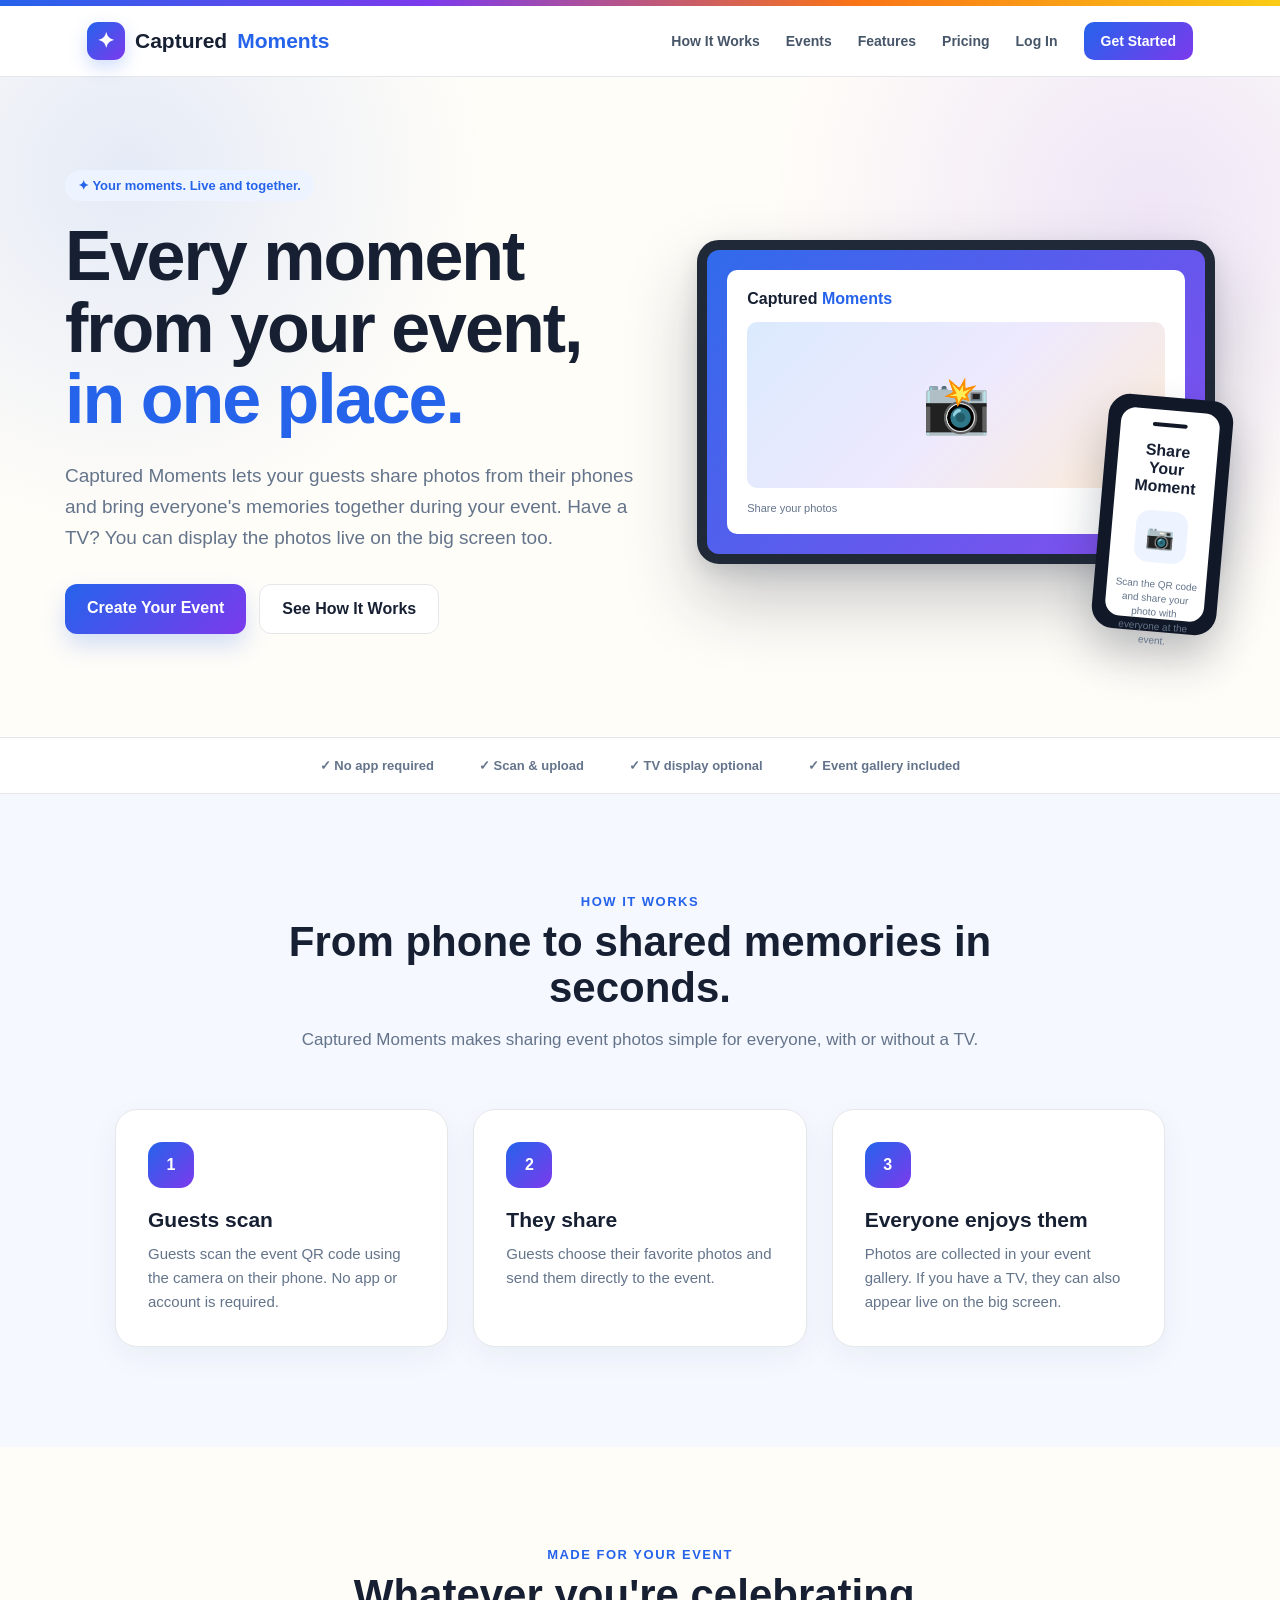
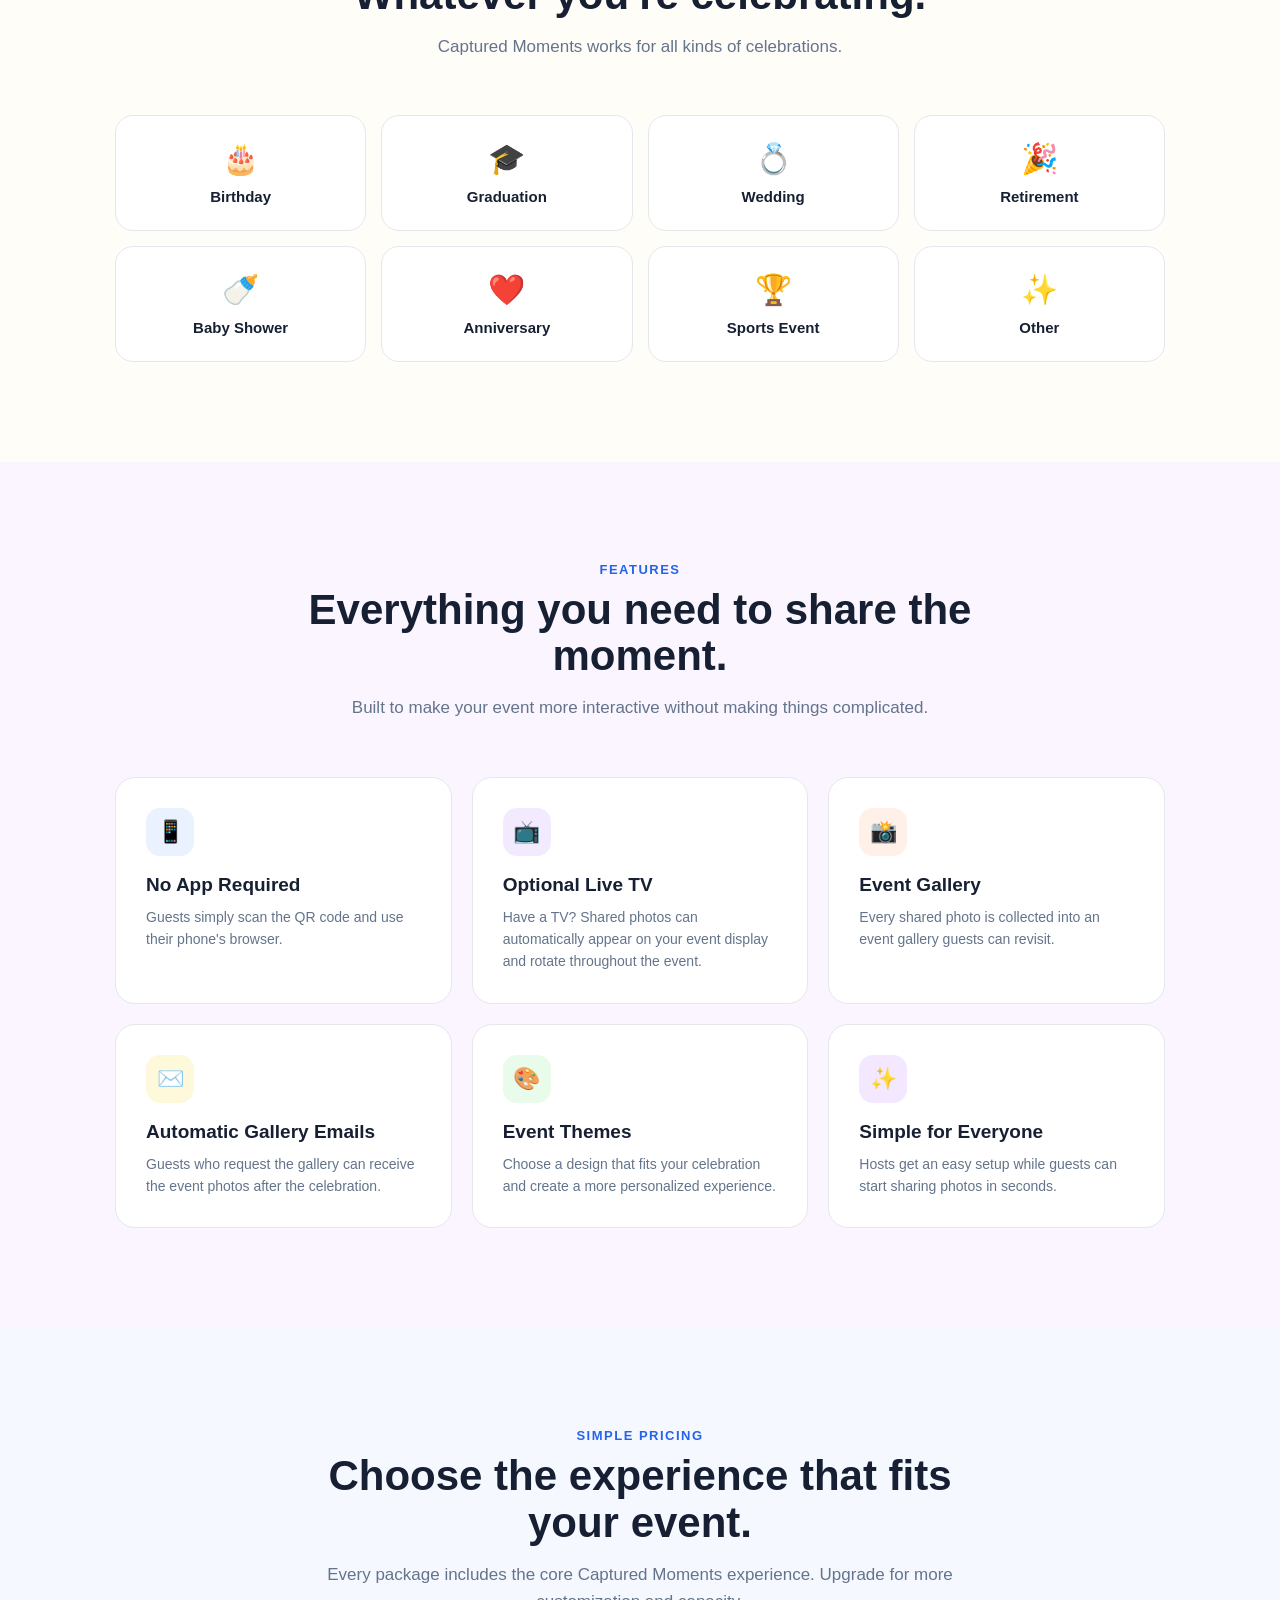
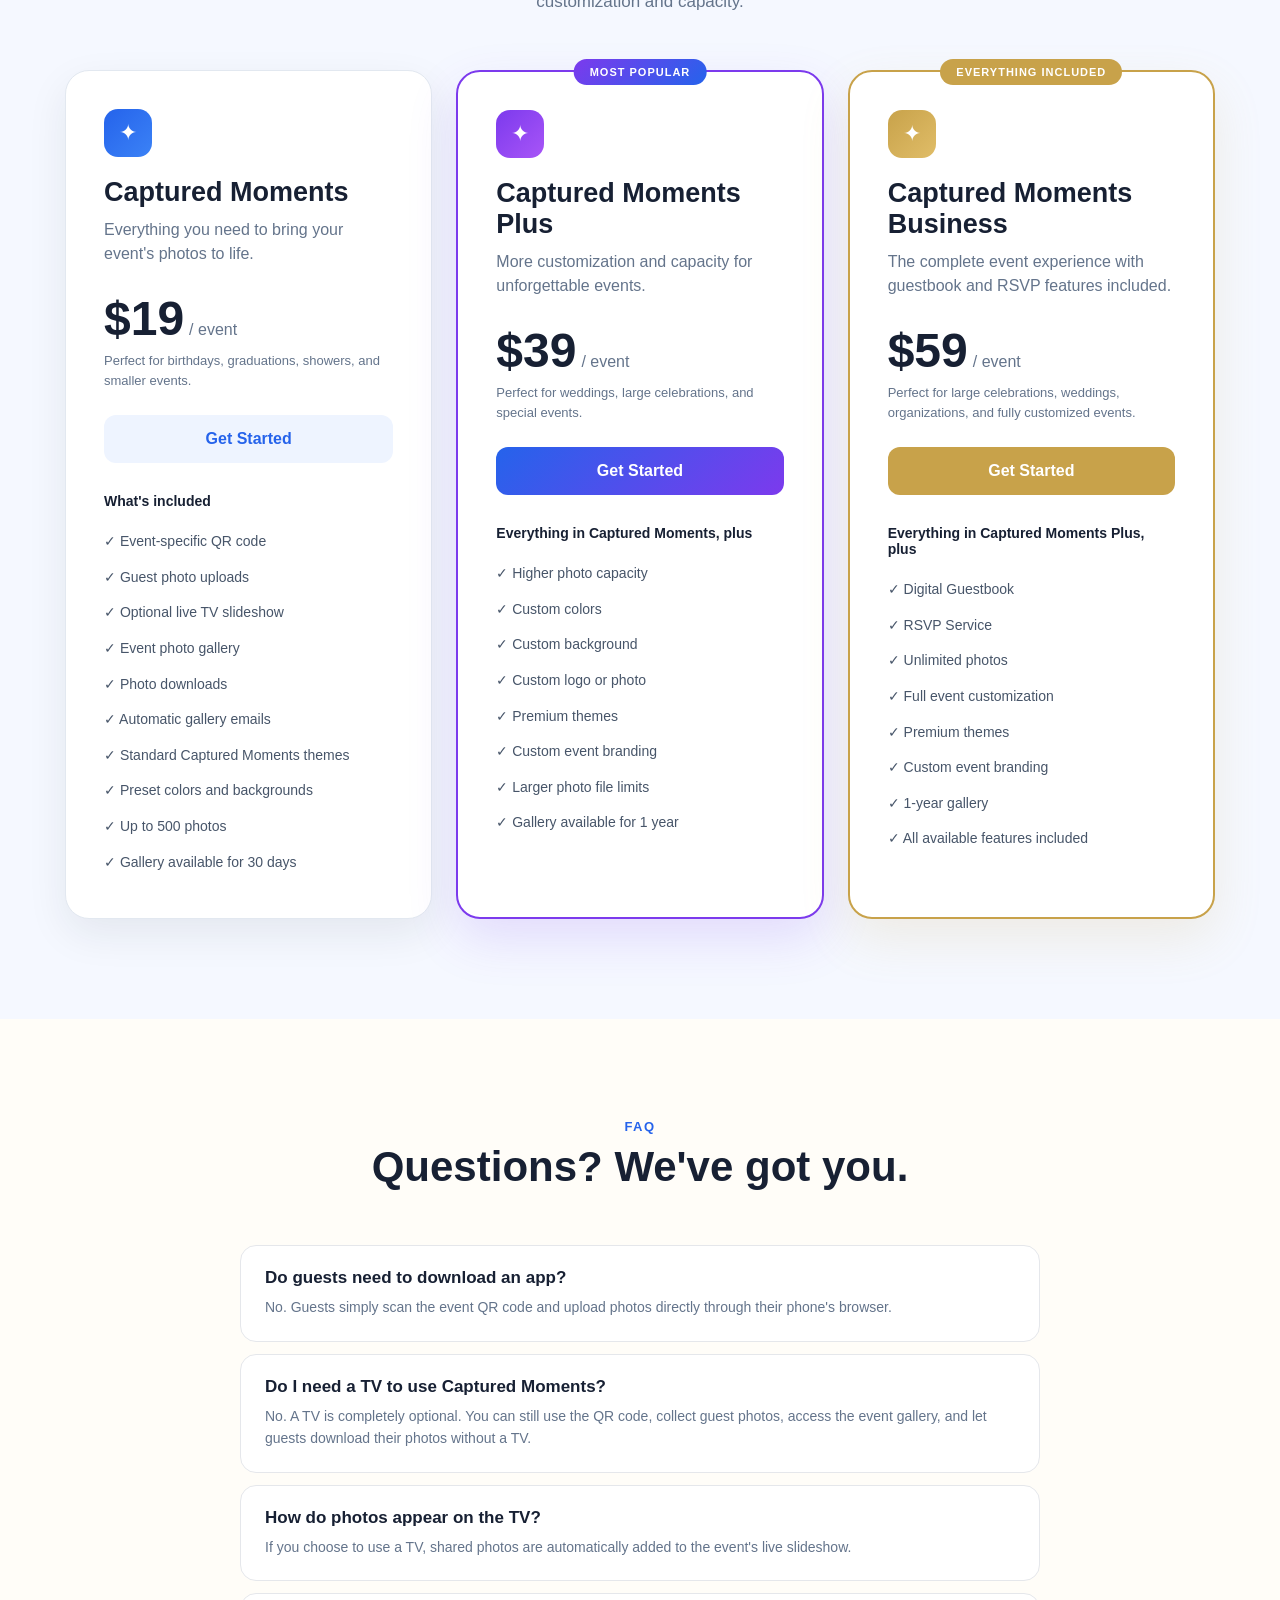
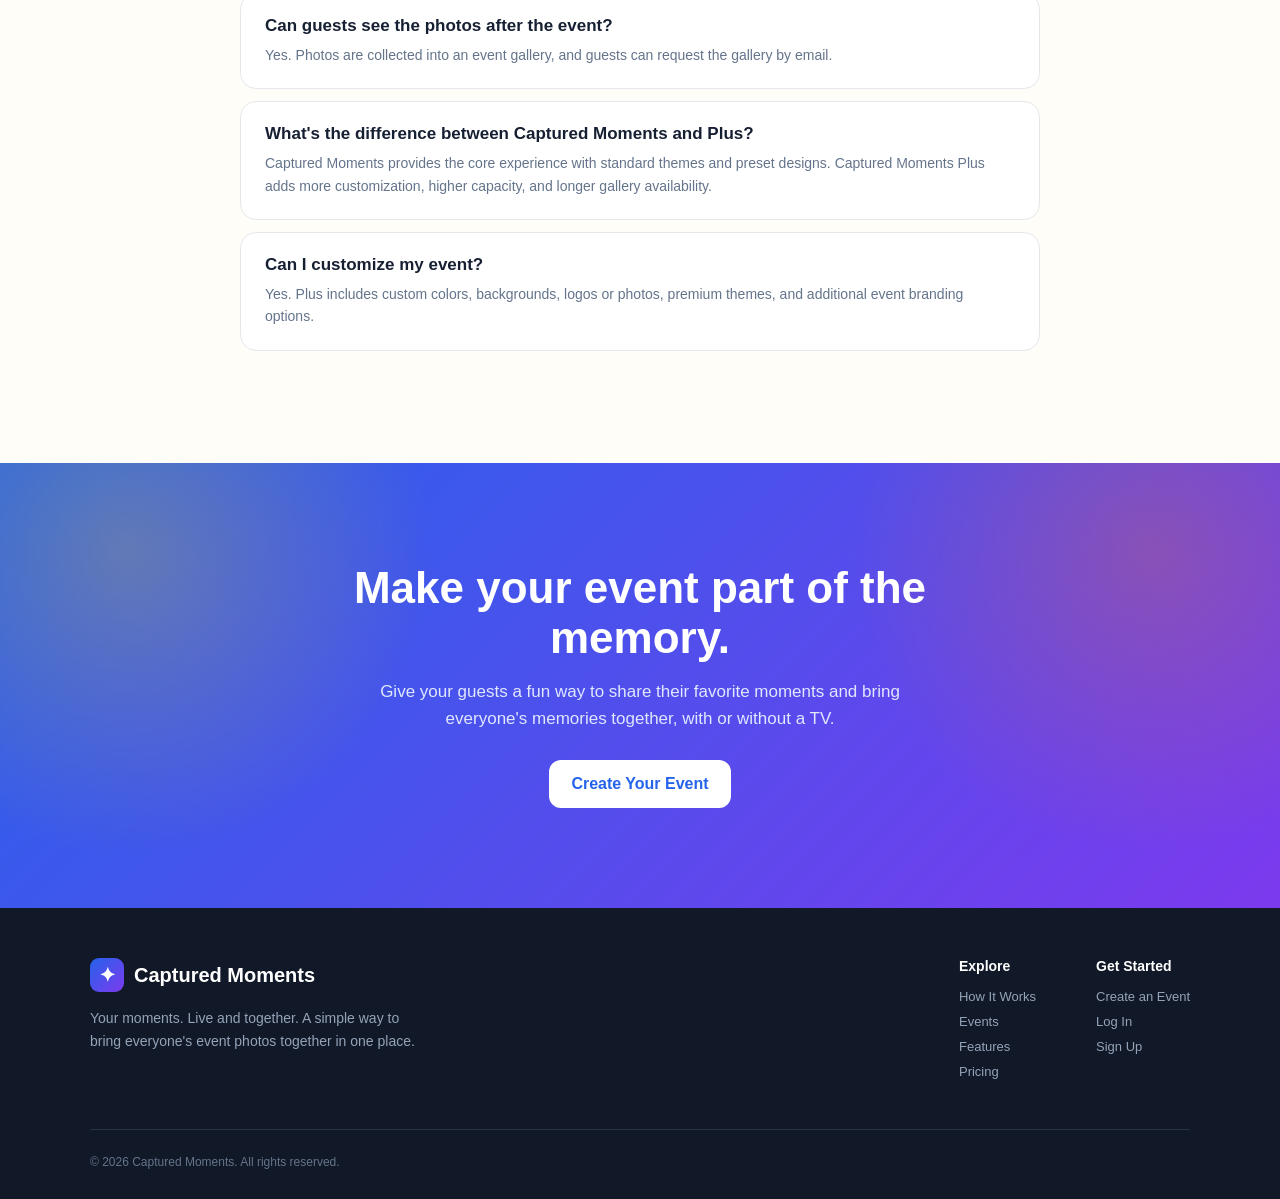
<file: index.html>
<!DOCTYPE html>
<html lang="en">
<head>
  <meta charset="UTF-8">
  <meta name="viewport" content="width=device-width, initial-scale=1.0">

  <title>Captured Moments | Your Moments. Live and Together.</title>

  <meta
    name="description"
    content="Captured Moments brings your event photos together in one place. Guests scan, upload, and share their memories during your event."
  >

  <style>
    :root {
      --blue: #2563eb;
      --purple: #7c3aed;
      --orange: #f97316;
      --yellow: #facc15;
      --green: #22c55e;
      --navy: #172033;
      --slate: #64748b;
      --light-blue: #f5f8ff;
      --light-purple: #faf5ff;
      --warm-white: #fffdf8;
      --white: #ffffff;
      --border: #e5e7eb;
      --gold: #c8a24a;
    }

    * {
      box-sizing: border-box;
    }

    html {
      scroll-behavior: smooth;
    }

    body {
      margin: 0;
      font-family: Arial, Helvetica, sans-serif;
      color: var(--navy);
      background: var(--warm-white);
    }

    a {
      text-decoration: none;
    }

    .top-bar {
      height: 6px;
      background: linear-gradient(
        90deg,
        var(--blue),
        var(--purple),
        var(--orange),
        var(--yellow)
      );
    }

    /* NAVIGATION */

    nav {
      position: sticky;
      top: 0;
      z-index: 100;
      background: rgba(255, 255, 255, 0.96);
      backdrop-filter: blur(10px);
      border-bottom: 1px solid var(--border);
    }

    .nav-inner {
      max-width: 1150px;
      margin: auto;
      padding: 16px 22px;
      display: flex;
      align-items: center;
      justify-content: space-between;
      gap: 20px;
    }

    .logo {
      display: flex;
      align-items: center;
      gap: 10px;
      font-size: 21px;
      font-weight: 800;
      color: var(--navy);
    }

    .logo-mark {
      width: 38px;
      height: 38px;
      border-radius: 11px;
      display: flex;
      align-items: center;
      justify-content: center;
      color: white;
      background: linear-gradient(
        135deg,
        var(--blue),
        var(--purple)
      );
      box-shadow: 0 7px 18px rgba(37, 99, 235, 0.22);
    }

    .logo span {
      color: var(--blue);
    }

    .nav-links {
      display: flex;
      align-items: center;
      gap: 26px;
    }

    .nav-links a {
      color: #475569;
      font-size: 14px;
      font-weight: 700;
    }

    .nav-links a:hover {
      color: var(--blue);
    }

    .nav-button {
      color: white !important;
      background: linear-gradient(
        135deg,
        var(--blue),
        var(--purple)
      );
      padding: 11px 17px;
      border-radius: 10px;
    }

    /* HERO */

    .hero {
      position: relative;
      overflow: hidden;
      padding: 90px 20px 100px;
      background:
        radial-gradient(
          circle at 10% 15%,
          rgba(37, 99, 235, 0.12),
          transparent 28%
        ),
        radial-gradient(
          circle at 90% 20%,
          rgba(124, 58, 237, 0.12),
          transparent 30%
        ),
        var(--warm-white);
    }

    .hero-inner {
      max-width: 1150px;
      margin: auto;
      display: grid;
      grid-template-columns: 1.05fr 0.95fr;
      align-items: center;
      gap: 60px;
    }

    .hero-badge {
      display: inline-flex;
      align-items: center;
      gap: 8px;
      padding: 8px 13px;
      border-radius: 999px;
      background: #eef4ff;
      color: var(--blue);
      font-size: 13px;
      font-weight: 800;
      margin-bottom: 20px;
    }

    .hero h1 {
      margin: 0;
      font-size: clamp(44px, 6vw, 70px);
      line-height: 1.02;
      letter-spacing: -2px;
    }

    .hero h1 .blue {
      color: var(--blue);
    }

    .hero h1 .purple {
      color: var(--purple);
    }

    .hero-text {
      max-width: 600px;
      margin: 24px 0 30px;
      color: var(--slate);
      font-size: 19px;
      line-height: 1.65;
    }

    .hero-buttons {
      display: flex;
      gap: 13px;
      flex-wrap: wrap;
    }

    .button {
      display: inline-block;
      padding: 15px 22px;
      border-radius: 12px;
      font-weight: 800;
      transition: 0.2s;
    }

    .button:hover {
      transform: translateY(-2px);
    }

    .button-primary {
      color: white;
      background: linear-gradient(
        135deg,
        var(--blue),
        var(--purple)
      );
      box-shadow: 0 12px 25px rgba(37, 99, 235, 0.2);
    }

    .button-secondary {
      color: var(--navy);
      background: white;
      border: 1px solid var(--border);
    }

    /* HERO VISUAL */

    .hero-visual {
      position: relative;
      min-height: 470px;
      display: flex;
      align-items: center;
      justify-content: center;
    }

    .tv-frame {
      width: min(540px, 100%);
      aspect-ratio: 16 / 10;
      border: 10px solid #202938;
      border-radius: 22px;
      background:
        linear-gradient(
          135deg,
          rgba(37, 99, 235, 0.95),
          rgba(124, 58, 237, 0.9)
        );
      box-shadow:
        0 35px 70px rgba(23, 32, 51, 0.25),
        0 8px 20px rgba(23, 32, 51, 0.12);
      padding: 20px;
      display: flex;
      align-items: center;
      justify-content: center;
    }

    .tv-screen {
      width: 100%;
      height: 100%;
      border-radius: 10px;
      background: white;
      padding: 20px;
      display: flex;
      flex-direction: column;
      justify-content: space-between;
    }

    .tv-brand {
      font-size: 16px;
      font-weight: 800;
    }

    .tv-brand span {
      color: var(--blue);
    }

    .tv-photo {
      flex: 1;
      margin: 14px 0;
      border-radius: 10px;
      background:
        linear-gradient(
          135deg,
          #dbeafe,
          #ede9fe,
          #ffedd5
        );
      display: flex;
      align-items: center;
      justify-content: center;
      font-size: 55px;
    }

    .tv-bottom {
      display: flex;
      align-items: center;
      justify-content: space-between;
      color: #64748b;
      font-size: 11px;
    }

    .phone {
      position: absolute;
      right: -10px;
      bottom: 5px;
      width: 125px;
      height: 235px;
      background: #111827;
      border: 6px solid #111827;
      border-radius: 22px;
      padding: 7px;
      box-shadow: 0 25px 45px rgba(23, 32, 51, 0.25);
      transform: rotate(5deg);
    }

    .phone-screen {
      height: 100%;
      border-radius: 15px;
      background: white;
      padding: 13px 8px;
      text-align: center;
    }

    .phone-camera {
      width: 35px;
      height: 4px;
      border-radius: 5px;
      background: #111827;
      margin: 0 auto 15px;
    }

    .phone-icon {
      width: 52px;
      height: 52px;
      margin: 15px auto;
      border-radius: 14px;
      background: #eef4ff;
      display: flex;
      align-items: center;
      justify-content: center;
      font-size: 23px;
    }

    .phone-text {
      font-size: 10px;
      color: #64748b;
      line-height: 1.4;
    }

    /* TRUST BAR */

    .trust-bar {
      background: white;
      border-top: 1px solid var(--border);
      border-bottom: 1px solid var(--border);
    }

    .trust-inner {
      max-width: 1100px;
      margin: auto;
      padding: 20px;
      display: flex;
      justify-content: center;
      align-items: center;
      gap: 45px;
      flex-wrap: wrap;
      color: #64748b;
      font-size: 13px;
      font-weight: 700;
    }

    /* GENERAL SECTIONS */

    .section {
      padding: 100px 20px;
    }

    .section-light {
      background: var(--light-blue);
    }

    .section-purple {
      background: var(--light-purple);
    }

    .section-heading {
      max-width: 720px;
      margin: 0 auto 55px;
      text-align: center;
    }

    .eyebrow {
      color: var(--blue);
      font-size: 13px;
      font-weight: 800;
      text-transform: uppercase;
      letter-spacing: 1.5px;
      margin-bottom: 10px;
    }

    .section-heading h2 {
      margin: 0 0 15px;
      font-size: 42px;
      line-height: 1.1;
    }

    .section-heading p {
      margin: 0;
      color: var(--slate);
      font-size: 17px;
      line-height: 1.6;
    }

    /* HOW IT WORKS */

    .steps {
      max-width: 1050px;
      margin: auto;
      display: grid;
      grid-template-columns: repeat(3, 1fr);
      gap: 25px;
    }

    .step {
      background: white;
      padding: 32px;
      border-radius: 22px;
      border: 1px solid var(--border);
      box-shadow: 0 10px 30px rgba(23, 32, 51, 0.05);
    }

    .step-number {
      width: 46px;
      height: 46px;
      border-radius: 14px;
      color: white;
      background: linear-gradient(
        135deg,
        var(--blue),
        var(--purple)
      );
      display: flex;
      align-items: center;
      justify-content: center;
      font-weight: 800;
      margin-bottom: 20px;
    }

    .step h3 {
      margin: 0 0 10px;
      font-size: 21px;
    }

    .step p {
      margin: 0;
      color: var(--slate);
      line-height: 1.6;
      font-size: 15px;
    }

    /* EVENT TYPES */

    .event-grid {
      max-width: 1050px;
      margin: auto;
      display: grid;
      grid-template-columns: repeat(4, 1fr);
      gap: 15px;
    }

    .event-card {
      padding: 25px 18px;
      border-radius: 18px;
      background: white;
      border: 1px solid var(--border);
      text-align: center;
      transition: 0.2s;
    }

    .event-card:hover {
      transform: translateY(-4px);
      box-shadow: 0 12px 25px rgba(23, 32, 51, 0.08);
    }

    .event-icon {
      font-size: 30px;
      margin-bottom: 12px;
    }

    .event-card h3 {
      margin: 0;
      font-size: 15px;
    }

    /* FEATURES */

    .feature-grid {
      max-width: 1050px;
      margin: auto;
      display: grid;
      grid-template-columns: repeat(3, 1fr);
      gap: 20px;
    }

    .feature {
      padding: 30px;
      border-radius: 20px;
      background: white;
      border: 1px solid var(--border);
    }

    .feature-icon {
      width: 48px;
      height: 48px;
      border-radius: 14px;
      display: flex;
      align-items: center;
      justify-content: center;
      font-size: 22px;
      margin-bottom: 18px;
    }

    .feature:nth-child(1) .feature-icon {
      background: #eaf1ff;
    }

    .feature:nth-child(2) .feature-icon {
      background: #f3eaff;
    }

    .feature:nth-child(3) .feature-icon {
      background: #fff0e8;
    }

    .feature:nth-child(4) .feature-icon {
      background: #fff9db;
    }

    .feature:nth-child(5) .feature-icon {
      background: #e9fbea;
    }

    .feature:nth-child(6) .feature-icon {
      background: #f3e8ff;
    }

    .feature h3 {
      margin: 0 0 10px;
      font-size: 19px;
    }

    .feature p {
      margin: 0;
      color: var(--slate);
      line-height: 1.6;
      font-size: 14px;
    }

    /* PRICING */

    .pricing-section {
      padding: 100px 20px;
      background: var(--light-blue);
    }

    .pricing-grid {
      max-width: 1150px;
      margin: auto;
      display: grid;
      grid-template-columns: repeat(3, 1fr);
      gap: 24px;
      align-items: stretch;
    }

    .pricing-card {
      position: relative;
      background: white;
      border-radius: 24px;
      padding: 38px;
      border: 1px solid #e2e8f0;
      box-shadow: 0 15px 40px rgba(23, 32, 51, 0.08);
    }

    .featured-pricing {
      border: 2px solid var(--purple);
      box-shadow:
        0 20px 50px rgba(124, 58, 237, 0.15);
    }

    .business-pricing {
      border: 2px solid var(--gold);
      box-shadow:
        0 20px 50px rgba(200, 162, 74, 0.14);
    }

    .popular-badge {
      position: absolute;
      top: -13px;
      left: 50%;
      transform: translateX(-50%);
      background: linear-gradient(
        135deg,
        var(--purple),
        var(--blue)
      );
      color: white;
      padding: 7px 16px;
      border-radius: 999px;
      font-size: 11px;
      font-weight: 800;
      letter-spacing: 1px;
      white-space: nowrap;
    }

    .business-badge {
      position: absolute;
      top: -13px;
      left: 50%;
      transform: translateX(-50%);
      background: var(--gold);
      color: white;
      padding: 7px 16px;
      border-radius: 999px;
      font-size: 11px;
      font-weight: 800;
      letter-spacing: 1px;
      white-space: nowrap;
    }

    .pricing-icon {
      width: 48px;
      height: 48px;
      border-radius: 14px;
      display: flex;
      align-items: center;
      justify-content: center;
      color: white;
      font-size: 22px;
      margin-bottom: 20px;
    }

    .blue-icon {
      background: linear-gradient(
        135deg,
        var(--blue),
        #3b82f6
      );
    }

    .purple-icon {
      background: linear-gradient(
        135deg,
        var(--purple),
        #a855f7
      );
    }

    .gold-icon {
      background: linear-gradient(
        135deg,
        var(--gold),
        #e0bd68
      );
    }

    .pricing-card h3 {
      margin: 0 0 10px;
      font-size: 27px;
    }

    .pricing-description {
      margin: 0 0 25px;
      color: var(--slate);
      line-height: 1.5;
      min-height: 48px;
    }

    .price {
      display: flex;
      align-items: baseline;
      gap: 5px;
      margin-bottom: 5px;
    }

    .price-amount {
      font-size: 48px;
      font-weight: 800;
    }

    .price-period {
      color: var(--slate);
      font-size: 16px;
    }

    .price-note {
      margin: 0 0 25px;
      color: var(--slate);
      font-size: 13px;
      line-height: 1.5;
    }

    .pricing-button {
      display: block;
      width: 100%;
      text-align: center;
      padding: 15px;
      border-radius: 12px;
      font-weight: 700;
      margin-bottom: 30px;
      transition: 0.2s;
    }

    .pricing-button:hover {
      transform: translateY(-2px);
    }

    .secondary-pricing-button {
      background: #eef4ff;
      color: var(--blue);
    }

    .primary-pricing-button {
      color: white;
      background: linear-gradient(
        135deg,
        var(--blue),
        var(--purple)
      );
    }

    .business-pricing-button {
      color: white;
      background: var(--gold);
    }

    .included-title {
      font-size: 14px;
      font-weight: 800;
      margin-bottom: 15px;
    }

    .feature-list {
      list-style: none;
      padding: 0;
      margin: 0;
    }

    .feature-list li {
      padding: 8px 0;
      color: #475569;
      font-size: 14px;
      line-height: 1.4;
    }

    /* FAQ */

    .faq {
      max-width: 800px;
      margin: auto;
    }

    .faq-item {
      background: white;
      border: 1px solid var(--border);
      border-radius: 16px;
      padding: 22px 24px;
      margin-bottom: 12px;
    }

    .faq-item h3 {
      margin: 0 0 8px;
      font-size: 17px;
    }

    .faq-item p {
      margin: 0;
      color: var(--slate);
      line-height: 1.6;
      font-size: 14px;
    }

    /* CTA */

    .cta {
      padding: 100px 20px;
      background:
        radial-gradient(
          circle at 10% 20%,
          rgba(250, 204, 21, 0.25),
          transparent 25%
        ),
        radial-gradient(
          circle at 90% 20%,
          rgba(249, 115, 22, 0.25),
          transparent 25%
        ),
        linear-gradient(
          135deg,
          var(--blue),
          var(--purple)
        );
      color: white;
      text-align: center;
    }

    .cta-inner {
      max-width: 750px;
      margin: auto;
    }

    .cta h2 {
      margin: 0 0 15px;
      font-size: 44px;
    }

    .cta p {
      margin: 0 auto 28px;
      max-width: 600px;
      color: #e0e7ff;
      line-height: 1.6;
      font-size: 17px;
    }

    .cta .button {
      background: white;
      color: var(--blue);
    }

    /* FOOTER */

    footer {
      background: #111827;
      color: #cbd5e1;
      padding: 50px 20px 30px;
    }

    .footer-inner {
      max-width: 1100px;
      margin: auto;
      display: flex;
      justify-content: space-between;
      gap: 30px;
      flex-wrap: wrap;
    }

    .footer-brand {
      max-width: 330px;
    }

    .footer-logo {
      display: flex;
      align-items: center;
      gap: 10px;
      color: white;
      font-size: 20px;
      font-weight: 800;
      margin-bottom: 15px;
    }

    .footer-logo-mark {
      width: 34px;
      height: 34px;
      border-radius: 9px;
      display: flex;
      align-items: center;
      justify-content: center;
      background: linear-gradient(
        135deg,
        var(--blue),
        var(--purple)
      );
    }

    .footer-brand p {
      margin: 0;
      color: #94a3b8;
      line-height: 1.6;
      font-size: 14px;
    }

    .footer-links {
      display: flex;
      gap: 60px;
    }

    .footer-column h4 {
      margin: 0 0 15px;
      color: white;
      font-size: 14px;
    }

    .footer-column a {
      display: block;
      margin-bottom: 10px;
      color: #94a3b8;
      font-size: 13px;
    }

    .footer-column a:hover {
      color: white;
    }

    .copyright {
      max-width: 1100px;
      margin: 40px auto 0;
      padding-top: 25px;
      border-top: 1px solid #263244;
      color: #64748b;
      font-size: 12px;
    }

    /* MOBILE */

    @media (max-width: 1000px) {

      .pricing-grid {
        grid-template-columns: 1fr;
        max-width: 560px;
      }

    }

    @media (max-width: 850px) {

      .nav-links {
        gap: 12px;
      }

      .nav-links a:not(.nav-button) {
        display: none;
      }

      .hero {
        padding-top: 65px;
      }

      .hero-inner {
        grid-template-columns: 1fr;
        text-align: center;
      }

      .hero-text {
        margin-left: auto;
        margin-right: auto;
      }

      .hero-buttons {
        justify-content: center;
      }

      .hero-visual {
        min-height: 390px;
      }

      .steps {
        grid-template-columns: 1fr;
        max-width: 520px;
      }

      .feature-grid {
        grid-template-columns: repeat(2, 1fr);
      }

      .event-grid {
        grid-template-columns: repeat(2, 1fr);
      }

      .cta h2 {
        font-size: 36px;
      }

    }

    @media (max-width: 600px) {

      .nav-inner {
        padding: 13px 16px;
      }

      .logo {
        font-size: 18px;
      }

      .logo-mark {
        width: 34px;
        height: 34px;
      }

      .hero {
        padding: 60px 18px 70px;
      }

      .hero h1 {
        font-size: 43px;
        letter-spacing: -1.5px;
      }

      .hero-text {
        font-size: 16px;
      }

      .hero-visual {
        min-height: 320px;
      }

      .tv-frame {
        border-width: 7px;
        padding: 12px;
      }

      .phone {
        width: 95px;
        height: 180px;
        right: -5px;
      }

      .phone-text {
        font-size: 8px;
      }

      .section,
      .pricing-section,
      .cta {
        padding: 70px 18px;
      }

      .section-heading h2 {
        font-size: 32px;
      }

      .feature-grid {
        grid-template-columns: 1fr;
      }

      .event-grid {
        grid-template-columns: repeat(2, 1fr);
        gap: 10px;
      }

      .event-card {
        padding: 20px 10px;
      }

      .pricing-card {
        padding: 30px 25px;
      }

      .footer-links {
        gap: 35px;
      }

    }
  </style>
</head>

<body>

  <div class="top-bar"></div>

  <!-- NAVIGATION -->

  <nav>
    <div class="nav-inner">

      <a href="index.html" class="logo">
        <div class="logo-mark">✦</div>
        Captured <span>Moments</span>
      </a>

      <div class="nav-links">

        <a href="#how-it-works">
          How It Works
        </a>

        <a href="#events">
          Events
        </a>

        <a href="#features">
          Features
        </a>

        <a href="#pricing">
          Pricing
        </a>

        <a href="login.html">
          Log In
        </a>

        <a
          href="signup.html"
          class="nav-button"
        >
          Get Started
        </a>

      </div>

    </div>
  </nav>


  <!-- HERO -->

  <section class="hero">

    <div class="hero-inner">

      <div>

        <div class="hero-badge">
          ✦ Your moments. Live and together.
        </div>

        <h1>
          Every moment from your event,
          <span class="blue">in one place.</span>
        </h1>

        <p class="hero-text">
          Captured Moments lets your guests share photos
          from their phones and bring everyone's memories
          together during your event. Have a TV? You can
          display the photos live on the big screen too.
        </p>

        <div class="hero-buttons">

          <a
            href="create-event.html"
            class="button button-primary"
          >
            Create Your Event
          </a>

          <a
            href="#how-it-works"
            class="button button-secondary"
          >
            See How It Works
          </a>

        </div>

      </div>


      <div class="hero-visual">

        <div class="tv-frame">

          <div class="tv-screen">

            <div class="tv-brand">
              Captured <span>Moments</span>
            </div>

            <div class="tv-photo">
              📸
            </div>

            <div class="tv-bottom">
              <span>Share your photos</span>
              <span>LIVE</span>
            </div>

          </div>

        </div>


        <div class="phone">

          <div class="phone-screen">

            <div class="phone-camera"></div>

            <strong>
              Share Your Moment
            </strong>

            <div class="phone-icon">
              📷
            </div>

            <div class="phone-text">
              Scan the QR code and
              share your photo with
              everyone at the event.
            </div>

          </div>

        </div>

      </div>

    </div>

  </section>


  <!-- TRUST BAR -->

  <div class="trust-bar">

    <div class="trust-inner">
      <span>✓ No app required</span>
      <span>✓ Scan & upload</span>
      <span>✓ TV display optional</span>
      <span>✓ Event gallery included</span>
    </div>

  </div>


  <!-- HOW IT WORKS -->

  <section
    id="how-it-works"
    class="section section-light"
  >

    <div class="section-heading">

      <div class="eyebrow">
        How It Works
      </div>

      <h2>
        From phone to shared memories in seconds.
      </h2>

      <p>
        Captured Moments makes sharing event photos simple for everyone,
        with or without a TV.
      </p>

    </div>


    <div class="steps">

      <div class="step">

        <div class="step-number">
          1
        </div>

        <h3>
          Guests scan
        </h3>

        <p>
          Guests scan the event QR code using the camera
          on their phone. No app or account is required.
        </p>

      </div>


      <div class="step">

        <div class="step-number">
          2
        </div>

        <h3>
          They share
        </h3>

        <p>
          Guests choose their favorite photos and send
          them directly to the event.
        </p>

      </div>


      <div class="step">

        <div class="step-number">
          3
        </div>

        <h3>
          Everyone enjoys them
        </h3>

        <p>
          Photos are collected in your event gallery.
          If you have a TV, they can also appear live
          on the big screen.
        </p>

      </div>

    </div>

  </section>


  <!-- EVENTS -->

  <section
    id="events"
    class="section"
  >

    <div class="section-heading">

      <div class="eyebrow">
        Made For Your Event
      </div>

      <h2>
        Whatever you're celebrating.
      </h2>

      <p>
        Captured Moments works for all kinds of celebrations.
      </p>

    </div>


    <div class="event-grid">

      <div class="event-card">
        <div class="event-icon">🎂</div>
        <h3>Birthday</h3>
      </div>

      <div class="event-card">
        <div class="event-icon">🎓</div>
        <h3>Graduation</h3>
      </div>

      <div class="event-card">
        <div class="event-icon">💍</div>
        <h3>Wedding</h3>
      </div>

      <div class="event-card">
        <div class="event-icon">🎉</div>
        <h3>Retirement</h3>
      </div>

      <div class="event-card">
        <div class="event-icon">🍼</div>
        <h3>Baby Shower</h3>
      </div>

      <div class="event-card">
        <div class="event-icon">❤️</div>
        <h3>Anniversary</h3>
      </div>

      <div class="event-card">
        <div class="event-icon">🏆</div>
        <h3>Sports Event</h3>
      </div>

      <div class="event-card">
        <div class="event-icon">✨</div>
        <h3>Other</h3>
      </div>

    </div>

  </section>


  <!-- FEATURES -->

  <section
    id="features"
    class="section section-purple"
  >

    <div class="section-heading">

      <div class="eyebrow">
        Features
      </div>

      <h2>
        Everything you need to share the moment.
      </h2>

      <p>
        Built to make your event more interactive without
        making things complicated.
      </p>

    </div>


    <div class="feature-grid">

      <div class="feature">

        <div class="feature-icon">
          📱
        </div>

        <h3>
          No App Required
        </h3>

        <p>
          Guests simply scan the QR code and use their
          phone's browser.
        </p>

      </div>


      <div class="feature">

        <div class="feature-icon">
          📺
        </div>

        <h3>
          Optional Live TV
        </h3>

        <p>
          Have a TV? Shared photos can automatically appear
          on your event display and rotate throughout the event.
        </p>

      </div>


      <div class="feature">

        <div class="feature-icon">
          📸
        </div>

        <h3>
          Event Gallery
        </h3>

        <p>
          Every shared photo is collected into an event
          gallery guests can revisit.
        </p>

      </div>


      <div class="feature">

        <div class="feature-icon">
          ✉️
        </div>

        <h3>
          Automatic Gallery Emails
        </h3>

        <p>
          Guests who request the gallery can receive the
          event photos after the celebration.
        </p>

      </div>


      <div class="feature">

        <div class="feature-icon">
          🎨
        </div>

        <h3>
          Event Themes
        </h3>

        <p>
          Choose a design that fits your celebration and
          create a more personalized experience.
        </p>

      </div>


      <div class="feature">

        <div class="feature-icon">
          ✨
        </div>

        <h3>
          Simple for Everyone
        </h3>

        <p>
          Hosts get an easy setup while guests can start
          sharing photos in seconds.
        </p>

      </div>

    </div>

  </section>


  <!-- PRICING -->

  <section
    id="pricing"
    class="pricing-section"
  >

    <div class="section-heading">

      <div class="eyebrow">
        Simple Pricing
      </div>

      <h2>
        Choose the experience that fits your event.
      </h2>

      <p>
        Every package includes the core Captured Moments
        experience. Upgrade for more customization and capacity.
      </p>

    </div>


    <div class="pricing-grid">


      <!-- CAPTURED MOMENTS -->

      <div class="pricing-card">

        <div class="pricing-icon blue-icon">
          ✦
        </div>

        <h3>
          Captured Moments
        </h3>

        <p class="pricing-description">
          Everything you need to bring your event's photos to life.
        </p>

        <div class="price">

          <span class="price-amount">
            $19
          </span>

          <span class="price-period">
            / event
          </span>

        </div>

        <p class="price-note">
          Perfect for birthdays, graduations, showers,
          and smaller events.
        </p>

        <a
          href="create-event.html?package=instant"
          class="pricing-button secondary-pricing-button"
        >
          Get Started
        </a>

        <div class="included-title">
          What's included
        </div>

        <ul class="feature-list">

          <li>✓ Event-specific QR code</li>
          <li>✓ Guest photo uploads</li>
          <li>✓ Optional live TV slideshow</li>
          <li>✓ Event photo gallery</li>
          <li>✓ Photo downloads</li>
          <li>✓ Automatic gallery emails</li>
          <li>✓ Standard Captured Moments themes</li>
          <li>✓ Preset colors and backgrounds</li>
          <li>✓ Up to 500 photos</li>
          <li>✓ Gallery available for 30 days</li>

        </ul>

      </div>


      <!-- CAPTURED MOMENTS PLUS -->

      <div class="pricing-card featured-pricing">

        <div class="popular-badge">
          MOST POPULAR
        </div>

        <div class="pricing-icon purple-icon">
          ✦
        </div>

        <h3>
          Captured Moments Plus
        </h3>

        <p class="pricing-description">
          More customization and capacity for unforgettable events.
        </p>

        <div class="price">

          <span class="price-amount">
            $39
          </span>

          <span class="price-period">
            / event
          </span>

        </div>

        <p class="price-note">
          Perfect for weddings, large celebrations,
          and special events.
        </p>

        <a
          href="create-event.html?package=plus"
          class="pricing-button primary-pricing-button"
        >
          Get Started
        </a>

        <div class="included-title">
          Everything in Captured Moments, plus
        </div>

        <ul class="feature-list">

          <li>✓ Higher photo capacity</li>
          <li>✓ Custom colors</li>
          <li>✓ Custom background</li>
          <li>✓ Custom logo or photo</li>
          <li>✓ Premium themes</li>
          <li>✓ Custom event branding</li>
          <li>✓ Larger photo file limits</li>
          <li>✓ Gallery available for 1 year</li>

        </ul>

      </div>


      <!-- CAPTURED MOMENTS BUSINESS -->

      <div class="pricing-card business-pricing">

        <div class="business-badge">
          EVERYTHING INCLUDED
        </div>

        <div class="pricing-icon gold-icon">
          ✦
        </div>

        <h3>
          Captured Moments Business
        </h3>

        <p class="pricing-description">
          The complete event experience with guestbook and RSVP features included.
        </p>

        <div class="price">

          <span class="price-amount">
            $59
          </span>

          <span class="price-period">
            / event
          </span>

        </div>

        <p class="price-note">
          Perfect for large celebrations, weddings,
          organizations, and fully customized events.
        </p>

        <a
          href="create-event.html?package=business"
          class="pricing-button business-pricing-button"
        >
          Get Started
        </a>

        <div class="included-title">
          Everything in Captured Moments Plus, plus
        </div>

        <ul class="feature-list">

          <li>✓ Digital Guestbook</li>
          <li>✓ RSVP Service</li>
          <li>✓ Unlimited photos</li>
          <li>✓ Full event customization</li>
          <li>✓ Premium themes</li>
          <li>✓ Custom event branding</li>
          <li>✓ 1-year gallery</li>
          <li>✓ All available features included</li>

        </ul>

      </div>

    </div>

  </section>


  <!-- FAQ -->

  <section class="section">

    <div class="section-heading">

      <div class="eyebrow">
        FAQ
      </div>

      <h2>
        Questions? We've got you.
      </h2>

    </div>


    <div class="faq">

      <div class="faq-item">

        <h3>
          Do guests need to download an app?
        </h3>

        <p>
          No. Guests simply scan the event QR code and
          upload photos directly through their phone's browser.
        </p>

      </div>


      <div class="faq-item">

        <h3>
          Do I need a TV to use Captured Moments?
        </h3>

        <p>
          No. A TV is completely optional. You can still
          use the QR code, collect guest photos, access the
          event gallery, and let guests download their photos
          without a TV.
        </p>

      </div>


      <div class="faq-item">

        <h3>
          How do photos appear on the TV?
        </h3>

        <p>
          If you choose to use a TV, shared photos are
          automatically added to the event's live slideshow.
        </p>

      </div>


      <div class="faq-item">

        <h3>
          Can guests see the photos after the event?
        </h3>

        <p>
          Yes. Photos are collected into an event gallery,
          and guests can request the gallery by email.
        </p>

      </div>


      <div class="faq-item">

        <h3>
          What's the difference between Captured Moments and Plus?
        </h3>

        <p>
          Captured Moments provides the core experience with
          standard themes and preset designs. Captured Moments Plus
          adds more customization, higher capacity, and longer
          gallery availability.
        </p>

      </div>


      <div class="faq-item">

        <h3>
          Can I customize my event?
        </h3>

        <p>
          Yes. Plus includes custom colors, backgrounds,
          logos or photos, premium themes, and additional
          event branding options.
        </p>

      </div>

    </div>

  </section>


  <!-- CTA -->

  <section class="cta">

    <div class="cta-inner">

      <h2>
        Make your event part of the memory.
      </h2>

      <p>
        Give your guests a fun way to share their favorite
        moments and bring everyone's memories together,
        with or without a TV.
      </p>

      <a
        href="create-event.html"
        class="button"
      >
        Create Your Event
      </a>

    </div>

  </section>


  <!-- FOOTER -->

  <footer>

    <div class="footer-inner">

      <div class="footer-brand">

        <div class="footer-logo">

          <div class="footer-logo-mark">
            ✦
          </div>

          Captured Moments

        </div>

        <p>
          Your moments. Live and together.
          A simple way to bring everyone's event
          photos together in one place.
        </p>

      </div>


      <div class="footer-links">

        <div class="footer-column">

          <h4>
            Explore
          </h4>

          <a href="#how-it-works">
            How It Works
          </a>

          <a href="#events">
            Events
          </a>

          <a href="#features">
            Features
          </a>

          <a href="#pricing">
            Pricing
          </a>

        </div>


        <div class="footer-column">

          <h4>
            Get Started
          </h4>

          <a href="create-event.html">
            Create an Event
          </a>

          <a href="login.html">
            Log In
          </a>

          <a href="signup.html">
            Sign Up
          </a>

        </div>

      </div>

    </div>


    <div class="copyright">
      © 2026 Captured Moments. All rights reserved.
    </div>

  </footer>

</body>
</html>
</file>
